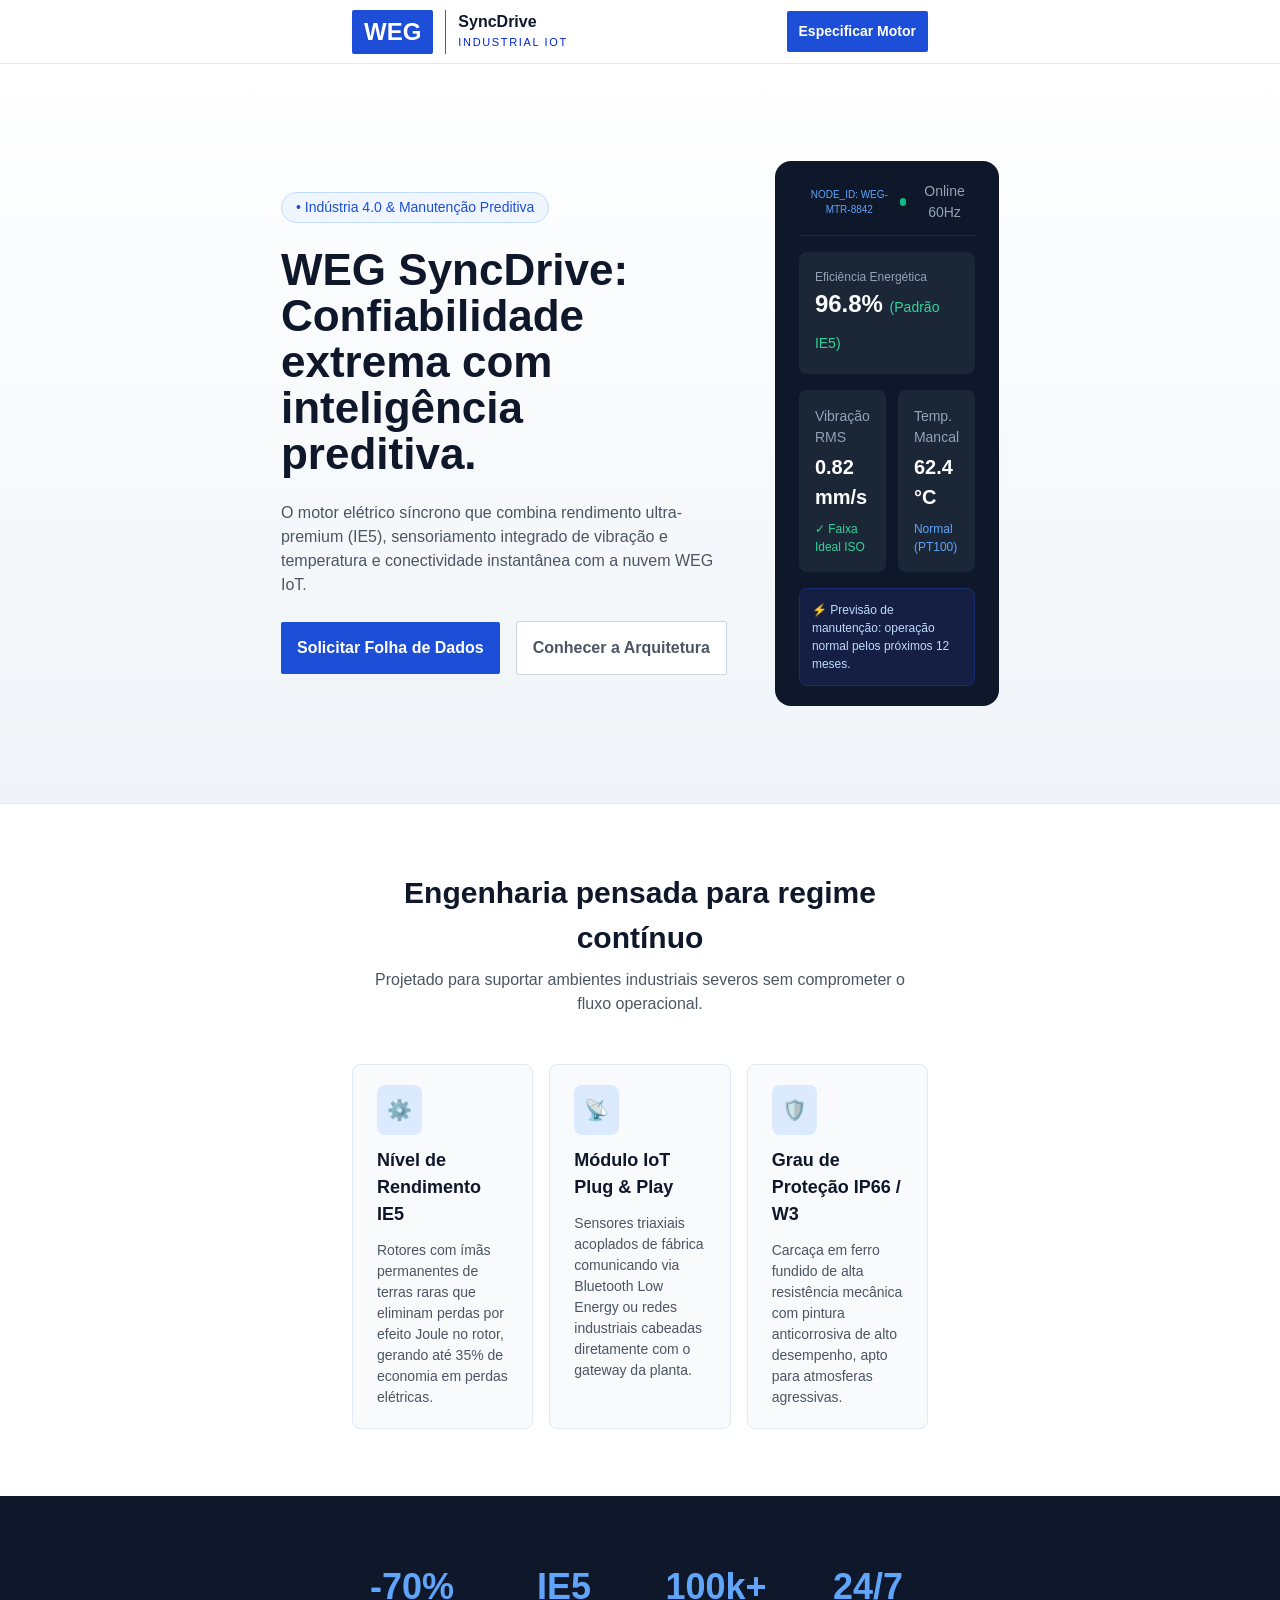
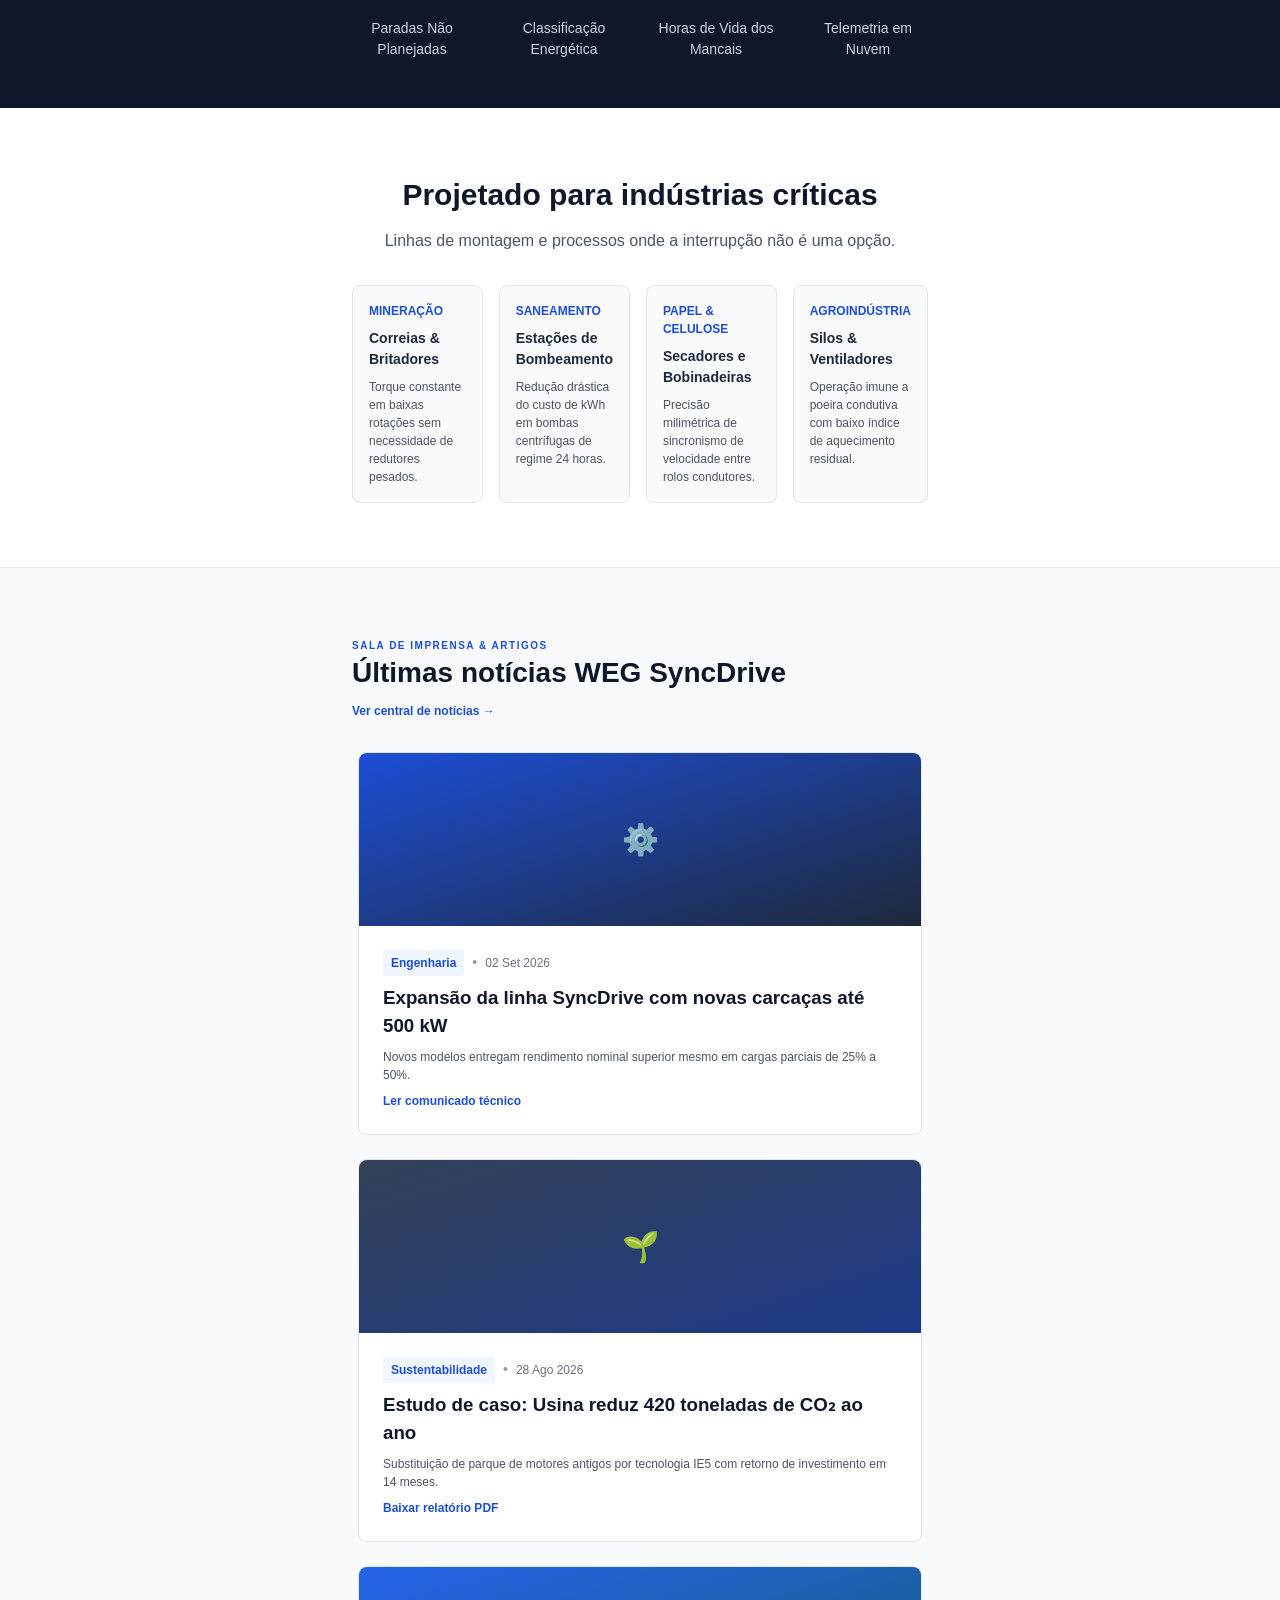
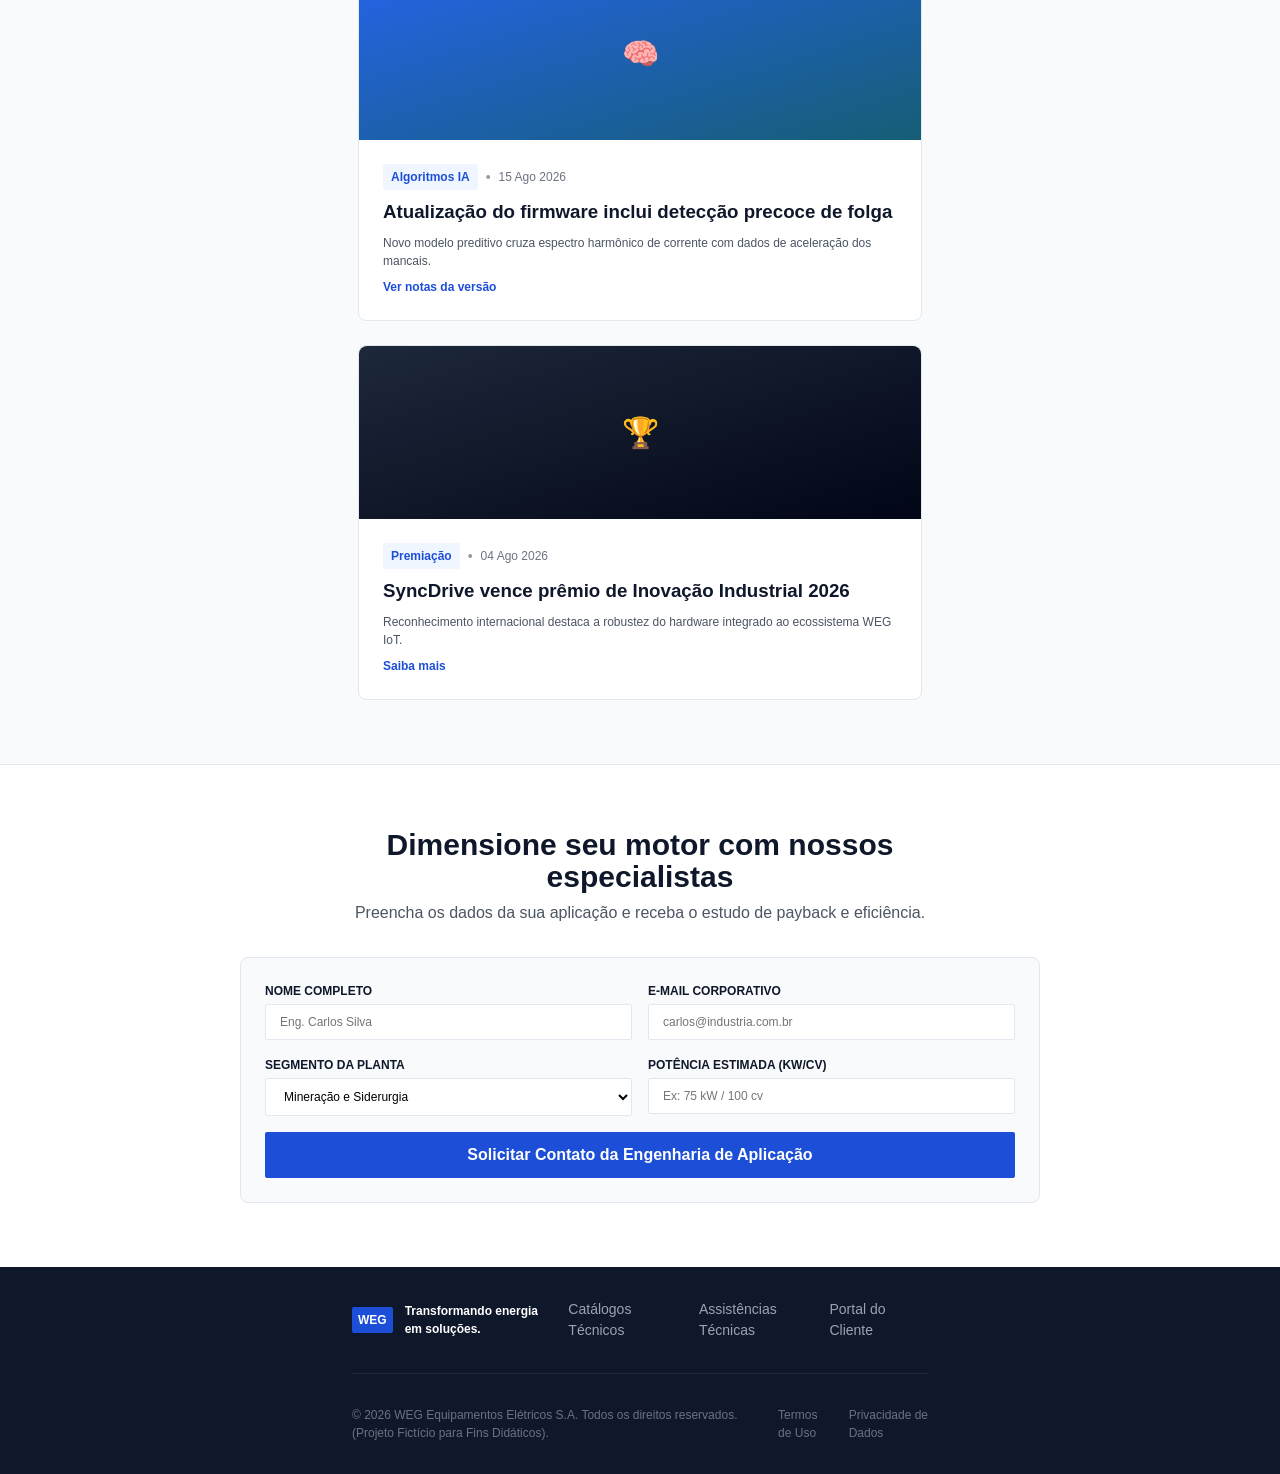
<file: css/index.html>
<!DOCTYPE html>
<html lang="pt-BR">
<head>
  <meta charset="UTF-8">
  <meta name="viewport" content="width=device-width, initial-scale=1.0">
  <link rel="stylesheet" href="style.css">
  <title>WEG SyncDrive IoT - Exercício CSS Puro</title>
</head>
<body>

  <!-- ==========================================
       1. HEADER / NAVBAR
  =========================================== -->
  <header>
    <div class="navbar">
      <div class="navbar__brand">
        <div class="navbar__logo">WEG</div>
        <div class="navbar__title">
          <span class="navbar__title-main">SyncDrive</span>
          <span class="navbar__title-sub">Industrial IoT</span>
        </div>
      </div>

      <nav class="navbar__links">
        <a href="#solucao">A Solução</a>
        <a href="#recursos">Tecnologia</a>
        <a href="#metricas">Performance</a>
        <a href="#aplicacoes">Aplicações</a>
        <a href="#novidades">Notícias</a>
      </nav>

      <div class="navbar__actions">
        <a class="navbar__consultant" href="#contato">Falar com Consultor</a>
        <a class="navbar__cta" href="#contato">Especificar Motor</a>
      </div>
    </div>
  </header>

  <main>
    <!-- ==========================================
         2. HERO SECTION
    =========================================== -->
    <section id="solucao">
      <div class="hero">
        <div class="hero__grid">

          <!-- Coluna 1: Conteúdo Textual -->
          <div class="hero__content">
            <span class="hero__badge">• Indústria 4.0 &amp; Manutenção Preditiva</span>
            <h1 class="hero__title">WEG SyncDrive: Confiabilidade extrema com inteligência preditiva.</h1>
            <p class="hero__text">
              O motor elétrico síncrono que combina rendimento ultra-premium (IE5), sensoriamento integrado de vibração e temperatura e conectividade instantânea com a nuvem WEG IoT.
            </p>
            <div class="hero__actions">
              <a class="btn btn--primary" href="#contato">Solicitar Folha de Dados</a>
              <a class="btn btn--secondary" href="#recursos">Conhecer a Arquitetura</a>
            </div>
          </div>

          <!-- Coluna 2: Card de Telemetria IoT -->
          <div class="telemetry">
            <div class="telemetry__inner">
              <div class="telemetry__header">
                <span class="telemetry__node">NODE_ID: WEG-MTR-8842</span>
                <div class="telemetry__status">
                  <span class="telemetry__dot"></span>
                  <span class="telemetry__status-text">Online 60Hz</span>
                </div>
              </div>

              <div class="telemetry__body">
                <div class="telemetry__panel">
                  <span class="telemetry__panel-label">Eficiência Energética</span>
                  <div class="telemetry__panel-value">96.8% <span>(Padrão IE5)</span></div>
                </div>

                <div class="telemetry__grid">
                  <div class="telemetry__panel">
                    <span class="telemetry__grid-label">Vibração RMS</span>
                    <div class="telemetry__grid-value">0.82 mm/s</div>
                    <span class="telemetry__grid-note--ok">✓ Faixa Ideal ISO</span>
                  </div>
                  <div class="telemetry__panel">
                    <span class="telemetry__grid-label">Temp. Mancal</span>
                    <div class="telemetry__grid-value">62.4 °C</div>
                    <span class="telemetry__grid-note--info">Normal (PT100)</span>
                  </div>
                </div>

                <div class="telemetry__forecast">
                  ⚡ Previsão de manutenção: operação normal pelos próximos 12 meses.
                </div>
              </div>
            </div>
          </div>

        </div>
      </div>
    </section>

    <!-- ==========================================
         3. RECURSOS / ESPECIFICAÇÕES TÉCNICAS
    =========================================== -->
    <section id="recursos">
      <div class="features">
        <div class="features__heading">
          <h2>Engenharia pensada para regime contínuo</h2>
          <p>Projetado para suportar ambientes industriais severos sem comprometer o fluxo operacional.</p>
        </div>

        <div class="features__grid">
          <article class="feature-card">
            <div class="feature-card__icon">⚙️</div>
            <h3>Nível de Rendimento IE5</h3>
            <p>Rotores com ímãs permanentes de terras raras que eliminam perdas por efeito Joule no rotor, gerando até 35% de economia em perdas elétricas.</p>
          </article>

          <article class="feature-card">
            <div class="feature-card__icon">📡</div>
            <h3>Módulo IoT Plug &amp; Play</h3>
            <p>Sensores triaxiais acoplados de fábrica comunicando via Bluetooth Low Energy ou redes industriais cabeadas diretamente com o gateway da planta.</p>
          </article>

          <article class="feature-card">
            <div class="feature-card__icon">🛡️</div>
            <h3>Grau de Proteção IP66 / W3</h3>
            <p>Carcaça em ferro fundido de alta resistência mecânica com pintura anticorrosiva de alto desempenho, apto para atmosferas agressivas.</p>
          </article>
        </div>
      </div>
    </section>

    <!-- ==========================================
         4. MÉTRICAS / NÚMEROS INDUSTRIAIS
    =========================================== -->
    <section id="metricas">
      <div class="metrics">
        <div class="metrics__grid">
          <div class="metric">
            <div class="metric__value">-70%</div>
            <div class="metric__label">Paradas Não Planejadas</div>
          </div>
          <div class="metric metric--divider">
            <div class="metric__value">IE5</div>
            <div class="metric__label">Classificação Energética</div>
          </div>
          <div class="metric metric--divider">
            <div class="metric__value">100k+</div>
            <div class="metric__label">Horas de Vida dos Mancais</div>
          </div>
          <div class="metric metric--divider">
            <div class="metric__value">24/7</div>
            <div class="metric__label">Telemetria em Nuvem</div>
          </div>
        </div>
      </div>
    </section>

    <!-- ==========================================
         5. APLICAÇÕES INDUSTRIAIS
    =========================================== -->
    <section id="aplicacoes">
      <div class="applications">
        <div class="applications__heading">
          <h2>Projetado para indústrias críticas</h2>
          <p>Linhas de montagem e processos onde a interrupção não é uma opção.</p>
        </div>

        <div class="applications__grid">
          <div class="application-card">
            <span class="application-card__tag">Mineração</span>
            <h4>Correias &amp; Britadores</h4>
            <p>Torque constante em baixas rotações sem necessidade de redutores pesados.</p>
          </div>

          <div class="application-card">
            <span class="application-card__tag">Saneamento</span>
            <h4>Estações de Bombeamento</h4>
            <p>Redução drástica do custo de kWh em bombas centrífugas de regime 24 horas.</p>
          </div>

          <div class="application-card">
            <span class="application-card__tag">Papel &amp; Celulose</span>
            <h4>Secadores e Bobinadeiras</h4>
            <p>Precisão milimétrica de sincronismo de velocidade entre rolos condutores.</p>
          </div>

          <div class="application-card">
            <span class="application-card__tag">Agroindústria</span>
            <h4>Silos &amp; Ventiladores</h4>
            <p>Operação imune a poeira condutiva com baixo índice de aquecimento residual.</p>
          </div>
        </div>
      </div>
    </section>

    <!-- ==========================================
         6. NOVIDADES / NOTÍCIAS (4 ITENS)
    =========================================== -->
    <section id="novidades">
      <div class="news">

        <div class="news__header">
          <div>
            <span class="news__eyebrow">Sala de Imprensa &amp; Artigos</span>
            <h2>Últimas notícias WEG SyncDrive</h2>
          </div>
          <a class="news__link" href="#">Ver central de notícias →</a>
        </div>

        <div class="news__grid">
          <!-- Notícia 1 -->
          <article class="news-card">
            <div class="news-card__banner news-card__banner--engineering">⚙️</div>
            <div class="news-card__content">
              <div class="news-card__meta">
                <span class="news-card__category">Engenharia</span>
                <span class="news-card__dot">•</span>
                <time class="news-card__date">02 Set 2026</time>
              </div>
              <h3>
                <a href="#">Expansão da linha SyncDrive com novas carcaças até 500 kW</a>
              </h3>
              <p class="news-card__excerpt">Novos modelos entregam rendimento nominal superior mesmo em cargas parciais de 25% a 50%.</p>
              <a class="news-card__cta" href="#">Ler comunicado técnico</a>
            </div>
          </article>

          <!-- Notícia 2 -->
          <article class="news-card">
            <div class="news-card__banner news-card__banner--sustainability">🌱</div>
            <div class="news-card__content">
              <div class="news-card__meta">
                <span class="news-card__category">Sustentabilidade</span>
                <span class="news-card__dot">•</span>
                <time class="news-card__date">28 Ago 2026</time>
              </div>
              <h3>
                <a href="#">Estudo de caso: Usina reduz 420 toneladas de CO₂ ao ano</a>
              </h3>
              <p class="news-card__excerpt">Substituição de parque de motores antigos por tecnologia IE5 com retorno de investimento em 14 meses.</p>
              <a class="news-card__cta" href="#">Baixar relatório PDF</a>
            </div>
          </article>

          <!-- Notícia 3 -->
          <article class="news-card">
            <div class="news-card__banner news-card__banner--ai">🧠</div>
            <div class="news-card__content">
              <div class="news-card__meta">
                <span class="news-card__category">Algoritmos IA</span>
                <span class="news-card__dot">•</span>
                <time class="news-card__date">15 Ago 2026</time>
              </div>
              <h3>
                <a href="#">Atualização do firmware inclui detecção precoce de folga</a>
              </h3>
              <p class="news-card__excerpt">Novo modelo preditivo cruza espectro harmônico de corrente com dados de aceleração dos mancais.</p>
              <a class="news-card__cta" href="#">Ver notas da versão</a>
            </div>
          </article>

          <!-- Notícia 4 -->
          <article class="news-card">
            <div class="news-card__banner news-card__banner--award">🏆</div>
            <div class="news-card__content">
              <div class="news-card__meta">
                <span class="news-card__category">Premiação</span>
                <span class="news-card__dot">•</span>
                <time class="news-card__date">04 Ago 2026</time>
              </div>
              <h3>
                <a href="#">SyncDrive vence prêmio de Inovação Industrial 2026</a>
              </h3>
              <p class="news-card__excerpt">Reconhecimento internacional destaca a robustez do hardware integrado ao ecossistema WEG IoT.</p>
              <a class="news-card__cta" href="#">Saiba mais</a>
            </div>
          </article>
        </div>

      </div>
    </section>

    <!-- ==========================================
         7. FORMULÁRIO DE CONTATO / DIMENSIONAMENTO
    =========================================== -->
    <section id="contato">
      <div class="contact">
        <div class="contact__heading">
          <h2>Dimensione seu motor com nossos especialistas</h2>
          <p>Preencha os dados da sua aplicação e receba o estudo de payback e eficiência.</p>
        </div>

        <form class="contact__form">
          <div class="form-row">
            <div class="form-field">
              <label>Nome Completo</label>
              <input type="text" placeholder="Eng. Carlos Silva">
            </div>
            <div class="form-field">
              <label>E-mail Corporativo</label>
              <input type="email" placeholder="carlos@industria.com.br">
            </div>
          </div>

          <div class="form-row">
            <div class="form-field">
              <label>Segmento da Planta</label>
              <select>
                <option>Mineração e Siderurgia</option>
                <option>Papel e Celulose</option>
                <option>Saneamento e Água</option>
                <option>Química e Petroquímica</option>
                <option>Alimentos e Bebidas</option>
              </select>
            </div>
            <div class="form-field">
              <label>Potência Estimada (kW/cv)</label>
              <input type="text" placeholder="Ex: 75 kW / 100 cv">
            </div>
          </div>

          <button class="btn btn--primary" type="submit">Solicitar Contato da Engenharia de Aplicação</button>
        </form>
      </div>
    </section>
  </main>

  <!-- ==========================================
       8. RODAPÉ / FOOTER
  =========================================== -->
  <footer>
    <div class="footer">
      <div class="footer__top">
        <div class="footer__brand">
          <div class="footer__logo">WEG</div>
          <span class="footer__tagline">Transformando energia em soluções.</span>
        </div>
        <div class="footer__links">
          <a href="#">Catálogos Técnicos</a>
          <a href="#">Assistências Técnicas</a>
          <a href="#">Portal do Cliente</a>
        </div>
      </div>
      <div class="footer__bottom">
        <p class="footer__copy">© 2026 WEG Equipamentos Elétricos S.A. Todos os direitos reservados. (Projeto Fictício para Fins Didáticos).</p>
        <div class="footer__legal">
          <a href="#">Termos de Uso</a>
          <a href="#">Privacidade de Dados</a>
        </div>
      </div>
    </div>
  </footer>

</body>
</html>
</file>
<file: css/style.css>
/* ==========================================
   RESET / BASE
=========================================== */
* {
  margin: 0;
  padding: 0;
  box-sizing: border-box;
}

body {
  font-family: -apple-system, BlinkMacSystemFont, "Segoe UI", Roboto, Helvetica, Arial, sans-serif;
  color: #0f172a;
  line-height: 1.5;
}

a {
  text-decoration: none;
  color: inherit;
}

ul, li {
  list-style: none;
}

img {
  max-width: 100%;
  display: block;
}

/* ==========================================
   1. HEADER / NAVBAR
=========================================== */
header {
  height: 4rem; /* espaço reservado para o header fixo */
}

.navbar {
  display: flex;
  flex-direction: row;
  align-items: center;
  justify-content: space-between;
  padding: 0.875rem 1rem;
  border-bottom: 1px solid #e2e8f0;
  background-color: rgba(255, 255, 255, 0.9);
  backdrop-filter: blur(6px);
  position: fixed;
  top: 0;
  left: 0;
  width: 100%;
  height: 4rem;
  z-index: 50;
}

.navbar__brand {
  display: flex;
  flex-direction: row;
  gap: 0.75rem;
}

.navbar__logo {
  padding: 0.25rem 0.75rem;
  background-color: #1d4ed8;
  border-radius: 0.125rem;
  font-size: 1.5rem;
  font-weight: 700;
  color: #ffffff;
}

.navbar__title {
  display: flex;
  flex-direction: column;
  padding-left: 0.75rem;
  border-left: 1px solid #2a58da;
}

.navbar__title-main {
  font-size: 1rem;
  font-weight: 700;
}

.navbar__title-sub {
  font-size: 11px;
  text-transform: uppercase;
  color: #0023d6;
  letter-spacing: 0.15em;
}

.navbar__links {
  display: none;
  flex-direction: row;
  gap: 1rem;
  color: #1e293b;
}

.navbar__links a {
  font-size: 0.875rem;
}

.navbar__actions {
  display: flex;
  flex-direction: row;
  align-items: center;
  gap: 1rem;
}

.navbar__consultant {
  display: none;
  color: #1e293b;
}

.navbar__cta {
  display: flex;
  align-items: center;
  padding: 0.625rem 0.75rem;
  background-color: #1d4ed8;
  border-radius: 0.125rem;
  color: #ffffff;
  font-size: 14px;
  font-weight: 600;
}

/* ==========================================
   2. HERO SECTION
=========================================== */
.hero {
  display: flex;
  flex-direction: column;
  padding: 4rem 0.875rem;
  align-items: center;
  text-align: center;
  gap: 3rem;
  background: linear-gradient(to bottom, #ffffff, #f0f4f8);
  border-bottom: 1px solid #e1e7ef;
}

.hero__content {
  display: flex;
  flex-direction: column;
  gap: 1.5rem;
  padding: 4rem 0;
}

.hero__badge {
  padding: 0.25rem 0.875rem;
  background-color: #eff6ff;
  margin: 0 auto;
  border-radius: 2rem;
  border: 1px solid #bfdbfe;
  color: #1d4ed8;
  font-size: 0.875rem;
}

.hero__title {
  font-size: 34px;
  font-weight: 800;
  line-height: 46px;
}

.hero__text {
  color: #4b5563;
}

.hero__actions {
  display: flex;
  flex-direction: column;
  gap: 1rem;
  align-items: center;
}

.btn {
  padding: 0.875rem 1rem;
  width: 100%;
  border-radius: 0.125rem;
  font-weight: 600;
  white-space: nowrap;
  border: none;
  cursor: pointer;
  font-size: 1rem;
  text-align: center;
}

.btn--primary {
  color: #ffffff;
  background-color: #1d4ed8;
}

.btn--secondary {
  color: #4b5563;
  border: 1px solid #cbd5e1;
  background-color: #ffffff;
}

/* Card de telemetria */
.telemetry {
  padding: 1.25rem 1.5rem;
  background-color: #0f172a;
  border-radius: 1rem;
}

.telemetry__inner {
  display: flex;
  flex-direction: column;
  gap: 1rem;
}

.telemetry__header {
  display: flex;
  padding-bottom: 0.75rem;
  justify-content: space-between;
  align-items: center;
  border-bottom: 1px solid #1e293b;
}

.telemetry__node {
  color: #60a5fa;
  font-size: 10px;
}

.telemetry__status {
  display: flex;
  align-items: center;
}

.telemetry__dot {
  display: inline-block;
  width: 0.5rem;
  height: 0.5rem;
  border-radius: 2rem;
  background-color: #10b981;
}

.telemetry__status-text {
  color: #94a3b8;
  font-size: 0.875rem;
  padding-left: 0.5rem;
}

.telemetry__body {
  display: flex;
  flex-direction: column;
  gap: 1rem;
}

.telemetry__panel {
  display: flex;
  flex-direction: column;
  text-align: left;
  padding: 1rem;
  background-color: #1b2637;
  border-radius: 0.5rem;
}

.telemetry__panel-label {
  color: #94a3b8;
  font-size: 0.75rem;
}

.telemetry__panel-value {
  font-size: 1.5rem;
  color: #ffffff;
  font-weight: 700;
}

.telemetry__panel-value span {
  font-size: 0.875rem;
  font-weight: 400;
  color: #34d399;
}

.telemetry__grid {
  display: grid;
  grid-template-columns: 1fr 1fr;
  gap: 0.75rem;
}

.telemetry__grid .telemetry__panel {
  gap: 0.25rem;
}

.telemetry__grid-label {
  color: #94a3b8;
  font-size: 0.875rem;
}

.telemetry__grid-value {
  color: #ffffff;
  font-size: 1.25rem;
  font-weight: 700;
  padding-bottom: 0.25rem;
}

.telemetry__grid-note--ok {
  color: #34d399;
  font-size: 0.75rem;
}

.telemetry__grid-note--info {
  color: #60a5fa;
  font-size: 0.75rem;
}

.telemetry__forecast {
  padding: 0.75rem;
  background-color: #141f43;
  border: 1px solid #182d6e;
  border-radius: 0.5rem;
  color: #bfdbfe;
  text-align: left;
  font-size: 0.75rem;
}

/* ==========================================
   3. RECURSOS / ESPECIFICAÇÕES TÉCNICAS
=========================================== */
.features {
  display: flex;
  flex-direction: column;
  padding: 4.15rem 0.875rem;
  align-items: center;
  text-align: center;
  gap: 3rem;
}

.features__heading {
  display: flex;
  flex-direction: column;
  gap: 0.5rem;
  padding: 0 1rem;
}

.features__heading h2 {
  font-size: 30px;
  font-weight: 800;
}

.features__heading p {
  color: #4b5563;
}

.features__grid {
  display: flex;
  flex-direction: column;
  gap: 1rem;
  width: 100%;
}

.feature-card {
  display: flex;
  flex-direction: column;
  gap: 0.75rem;
  align-items: flex-start;
  text-align: left;
  padding: 1.25rem 1.5rem;
  background-color: #f8fafc;
  border: 1px solid #e2e8f0;
  border-radius: 0.5rem;
  transition: box-shadow 0.2s ease, border-color 0.2s ease;
}

.feature-card:hover {
  border-color: #93c5fd;
  box-shadow: 0 10px 25px -5px rgba(29, 78, 216, 0.15);
}

.feature-card__icon {
  padding: 0.625rem;
  background-color: #dbeafe;
  border-radius: 0.5rem;
  font-size: 1.25rem;
}

.feature-card h3 {
  font-size: 1.125rem;
  font-weight: 700;
}

.feature-card p {
  font-size: 0.875rem;
  color: #4b5563;
}

/* ==========================================
   4. MÉTRICAS / NÚMEROS INDUSTRIAIS
=========================================== */
.metrics {
  background-color: #0f172a;
  padding: 3rem 1rem;
}

.metrics__grid {
  display: grid;
  grid-template-columns: 1fr 1fr;
  grid-template-rows: 1fr 1fr;
  gap: 2rem;
}

.metric {
  display: flex;
  flex-direction: column;
  align-items: center;
  text-align: center;
  gap: 0.25rem;
  padding-top: 1rem;
}

.metric--divider {
  border-top: 1px solid #1e293b;
}

.metric__value {
  font-size: 2.25rem;
  font-weight: 800;
  color: #60a5fa;
}

.metric__label {
  color: #cbd5e1;
  font-size: 0.875rem;
}

/* ==========================================
   5. APLICAÇÕES INDUSTRIAIS
=========================================== */
.applications {
  display: flex;
  flex-direction: column;
  padding: 4rem 1rem;
  align-items: center;
  text-align: center;
  gap: 2rem;
  border-bottom: 1px solid #e2e8f0;
}

.applications__heading {
  display: flex;
  flex-direction: column;
  gap: 0.75rem;
}

.applications__heading h2 {
  font-size: 30px;
  font-weight: 700;
}

.applications__heading p {
  color: #4b5563;
}

.applications__grid {
  display: flex;
  flex-direction: column;
  align-items: center;
  gap: 1rem;
  width: 100%;
}

.application-card {
  display: flex;
  flex-direction: column;
  padding: 1rem;
  background-color: #f8fafc;
  gap: 0.5rem;
  border: 1px solid #e2e8f0;
  border-radius: 0.5rem;
  align-items: flex-start;
  text-align: left;
  max-width: 26.5rem;
  width: 100%;
}

.application-card__tag {
  font-size: 0.75rem;
  text-transform: uppercase;
  color: #1d4ed8;
  font-weight: 700;
}

.application-card h4 {
  font-size: 0.875rem;
  font-weight: 700;
  color: #1e293b;
}

.application-card p {
  font-size: 0.75rem;
  color: #4b5563;
}

/* ==========================================
   6. NOVIDADES / NOTÍCIAS
=========================================== */
.news {
  display: flex;
  flex-direction: column;
  padding: 4rem 1rem;
  gap: 2rem;
  background-color: #f8fafc;
  border-bottom: 1px solid #e2e8f0;
}

.news__header {
  display: flex;
  flex-direction: column;
  gap: 0.75rem;
}

.news__eyebrow {
  font-size: 10px;
  text-transform: uppercase;
  font-weight: 600;
  color: #1d4ed8;
  letter-spacing: 0.15em;
}

.news__header h2 {
  font-size: 28px;
  font-weight: 800;
  line-height: 34px;
}

.news__link {
  font-size: 0.75rem;
  color: #1d4ed8;
  font-weight: 600;
}

.news__grid {
  display: flex;
  flex-direction: column;
  align-items: center;
  gap: 1.5rem;
}

.news-card {
  border-radius: 0.5rem;
  background-color: #ffffff;
  border: 1px solid #e2e8f0;
  max-width: 35.25rem;
  width: 100%;
  display: flex;
  flex-direction: column;
}

.news-card__banner {
  text-align: center;
  font-size: 1.875rem;
  padding: 4rem 0;
  border-radius: 0.5rem 0.5rem 0 0;
}

.news-card__banner--engineering {
  background: linear-gradient(to bottom right, #1d4ed5, #1e293b);
}

.news-card__banner--sustainability {
  background: linear-gradient(to bottom right, #334156, #1e3a89);
}

.news-card__banner--ai {
  background: linear-gradient(to bottom right, #2563e9, #155e75);
}

.news-card__banner--award {
  background: linear-gradient(to bottom right, #1d283a, #020617);
}

.news-card__content {
  display: flex;
  flex-direction: column;
  gap: 0.5rem;
  padding: 1.5rem;
}

.news-card__meta {
  display: flex;
  flex-direction: row;
  gap: 0.5rem;
  align-items: center;
}

.news-card__category {
  font-size: 0.75rem;
  padding: 0.25rem 0.5rem;
  border-radius: 0.125rem;
  color: #1d4ed8;
  font-weight: 600;
  background-color: #eff6ff;
  white-space: nowrap;
}

.news-card__dot {
  font-size: 0.875rem;
  color: rgba(75, 85, 99, 0.6);
}

.news-card__date {
  color: #6b7280;
  font-size: 0.75rem;
}

.news-card h3 {
  font-weight: 700;
}

.news-card__excerpt {
  font-size: 0.75rem;
  color: #4b5563;
}

.news-card__cta {
  font-size: 0.75rem;
  font-weight: 700;
  color: #1d4ed8;
}

/* ==========================================
   7. FORMULÁRIO DE CONTATO
=========================================== */
.contact {
  display: flex;
  flex-direction: column;
  gap: 2rem;
  padding: 4rem 1rem;
  align-items: center;
}

.contact__heading {
  display: flex;
  flex-direction: column;
  gap: 0.5rem;
  text-align: center;
}

.contact__heading h2 {
  font-size: 30px;
  font-weight: 700;
  line-height: 32px;
}

.contact__heading p {
  color: #4b5563;
}

.contact__form {
  display: flex;
  flex-direction: column;
  gap: 1rem;
  padding: 1.5rem;
  background-color: #f8fafc;
  border: 1px solid #e2e8f0;
  border-radius: 0.5rem;
  width: 100%;
}

.form-row {
  display: flex;
  flex-direction: column;
  gap: 1rem;
}

.form-field {
  display: flex;
  flex-direction: column;
  gap: 0.25rem;
}

.form-field label {
  font-size: 0.75rem;
  text-transform: uppercase;
  font-weight: 600;
}

.form-field input,
.form-field select {
  padding: 0.625rem 0.875rem;
  background-color: #ffffff;
  border: 1px solid #e2e8f0;
  border-radius: 0.125rem;
  font-size: 0.75rem;
  font-family: inherit;
}

.form-field input:focus,
.form-field select:focus {
  outline: none;
  border-color: #1d4ed8;
  box-shadow: 0 0 0 3px rgba(29, 78, 216, 0.2);
}

.contact__form .btn {
  font-weight: 700;
}

/* ==========================================
   8. RODAPÉ / FOOTER
=========================================== */
footer {
  background-color: #0f172a;
}

.footer {
  display: flex;
  flex-direction: column;
  gap: 2rem;
  padding: 2rem 1rem;
  align-items: center;
}

.footer__top {
  display: flex;
  flex-direction: column;
  align-items: center;
  padding-bottom: 2rem;
  gap: 1rem;
  border-bottom: 1px solid #1e293b;
  width: 100%;
}

.footer__brand {
  display: flex;
  flex-direction: row;
  gap: 0.75rem;
  align-items: center;
}

.footer__logo {
  padding: 0.25rem 0.375rem;
  background-color: #1d4ed8;
  border-radius: 0.125rem;
  font-size: 0.75rem;
  font-weight: 700;
  color: #ffffff;
}

.footer__tagline {
  font-size: 0.75rem;
  color: #ffffff;
  font-weight: 700;
}

.footer__links {
  display: grid;
  grid-template-columns: repeat(3, 1fr);
  font-size: 0.875rem;
  gap: 2rem;
  color: #9ca3af;
}

.footer__bottom {
  display: flex;
  flex-direction: column;
  gap: 1rem;
  width: 100%;
}

.footer__copy {
  font-size: 0.75rem;
  color: #6b7280;
}

.footer__legal {
  display: flex;
  flex-direction: row;
  align-items: center;
  justify-content: center;
  gap: 1rem;
}

.footer__legal a {
  font-size: 0.75rem;
  color: #6b7280;
}

/* ==========================================
   RESPONSIVO — DESKTOP (equivalente ao xl: / 2xl: do Tailwind)
=========================================== */
@media (min-width: 1280px) {
  .navbar,
  .hero,
  .features,
  .metrics__wrapper,
  .applications,
  .news,
  .contact,
  .footer {
    padding-left: 22rem;
    padding-right: 22rem;
  }

  .metrics {
    padding-left: 22rem;
    padding-right: 22rem;
  }

  .hero__grid {
    display: grid;
    grid-template-columns: 1fr 1fr;
    gap: 3rem;
    align-items: center;
  }

  .hero__content {
    align-items: flex-start;
    text-align: left;
  }

  .hero__badge {
    margin: 0;
  }

  .hero__title {
    font-size: 44px;
  }

  .hero__actions {
    display: grid;
    grid-template-columns: 1fr 1fr;
  }

  .features__grid {
    display: grid;
    grid-template-columns: repeat(3, 1fr);
  }

  .metrics__grid {
    grid-template-columns: repeat(4, 1fr);
    grid-template-rows: 1fr;
  }

  .metric--divider {
    border-top: none;
  }

  .applications__grid {
    flex-direction: row;
    align-items: stretch;
  }

  .contact__form {
    width: 50rem;
  }

  .form-row {
    display: grid;
    grid-template-columns: 1fr 1fr;
  }

  .footer__top {
    flex-direction: row;
    justify-content: space-between;
  }

  .footer__bottom {
    flex-direction: row;
    justify-content: space-between;
  }
}

@media (min-width: 1536px) {
  .navbar__links {
    display: flex;
  }

  .navbar__consultant {
    display: flex;
  }

  .news__grid {
    display: grid;
    grid-template-columns: repeat(4, 1fr);
    align-items: stretch;
  }
}
</file>
